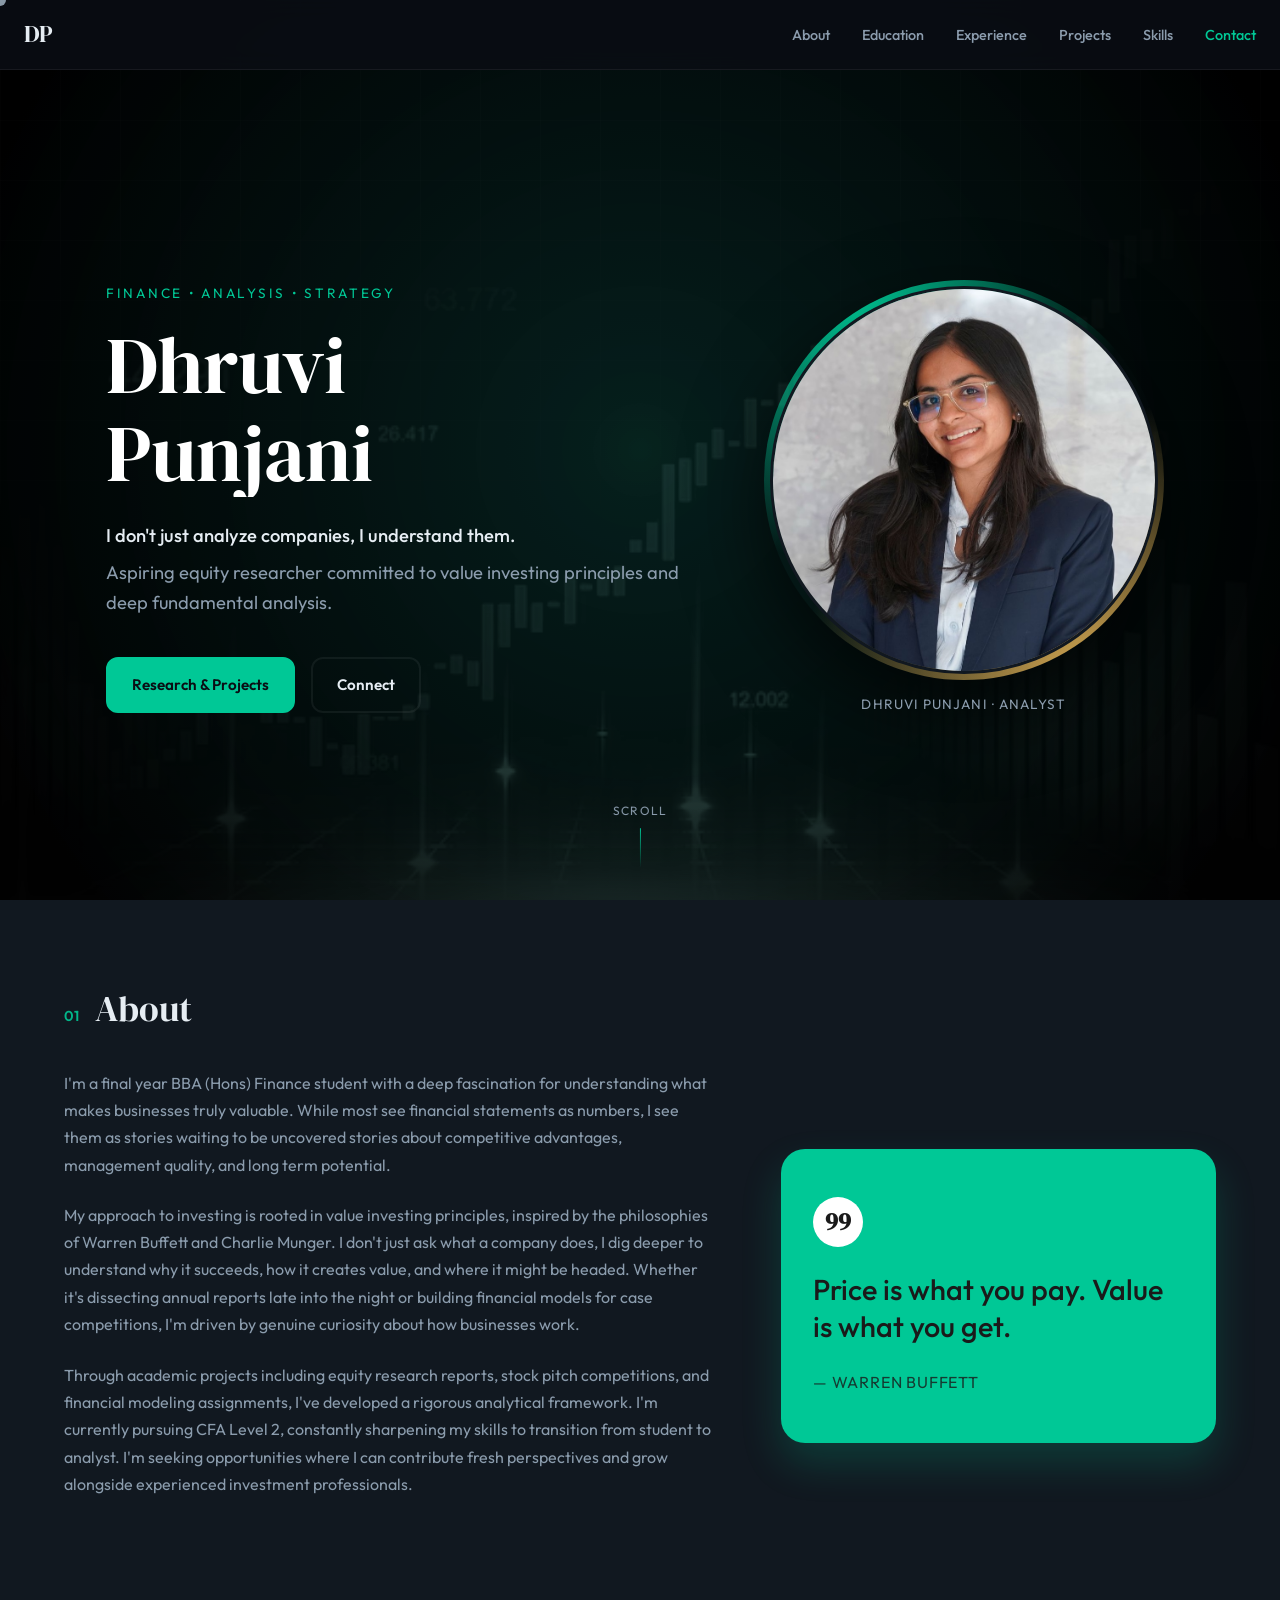
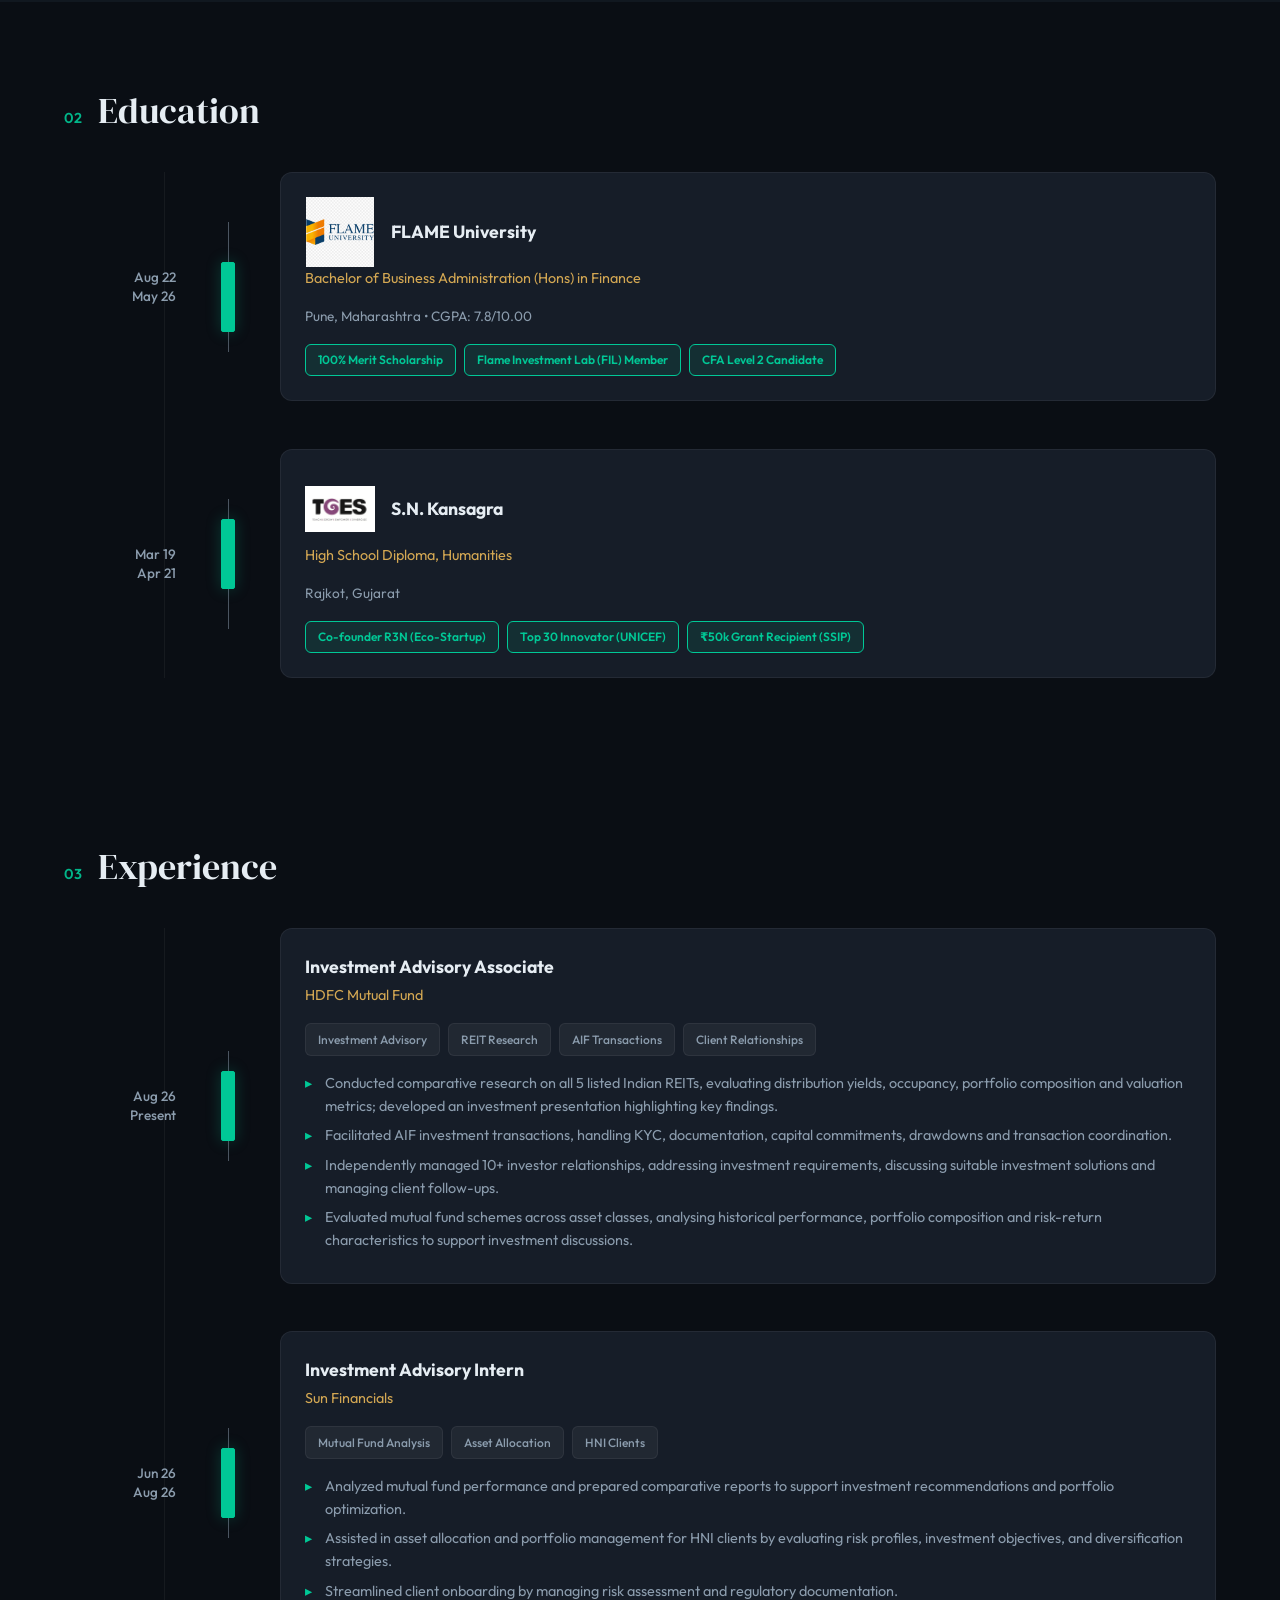
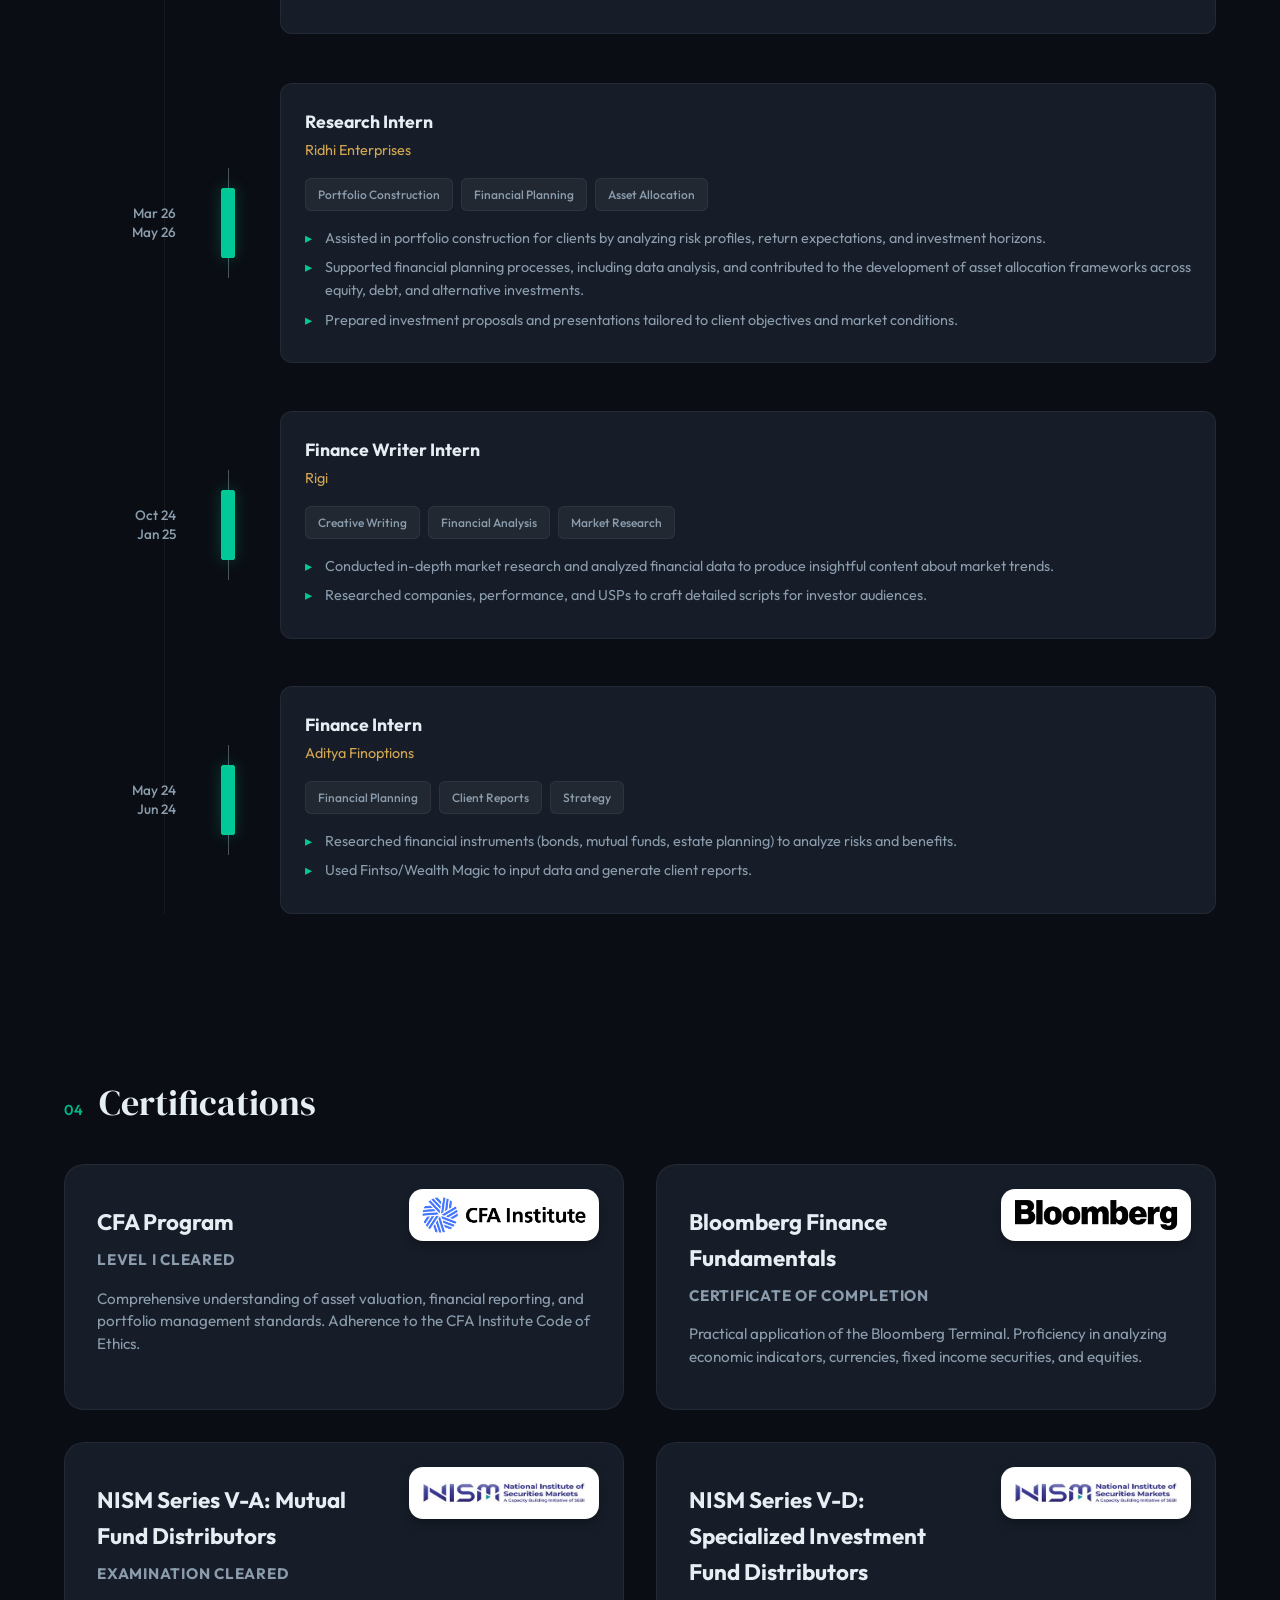
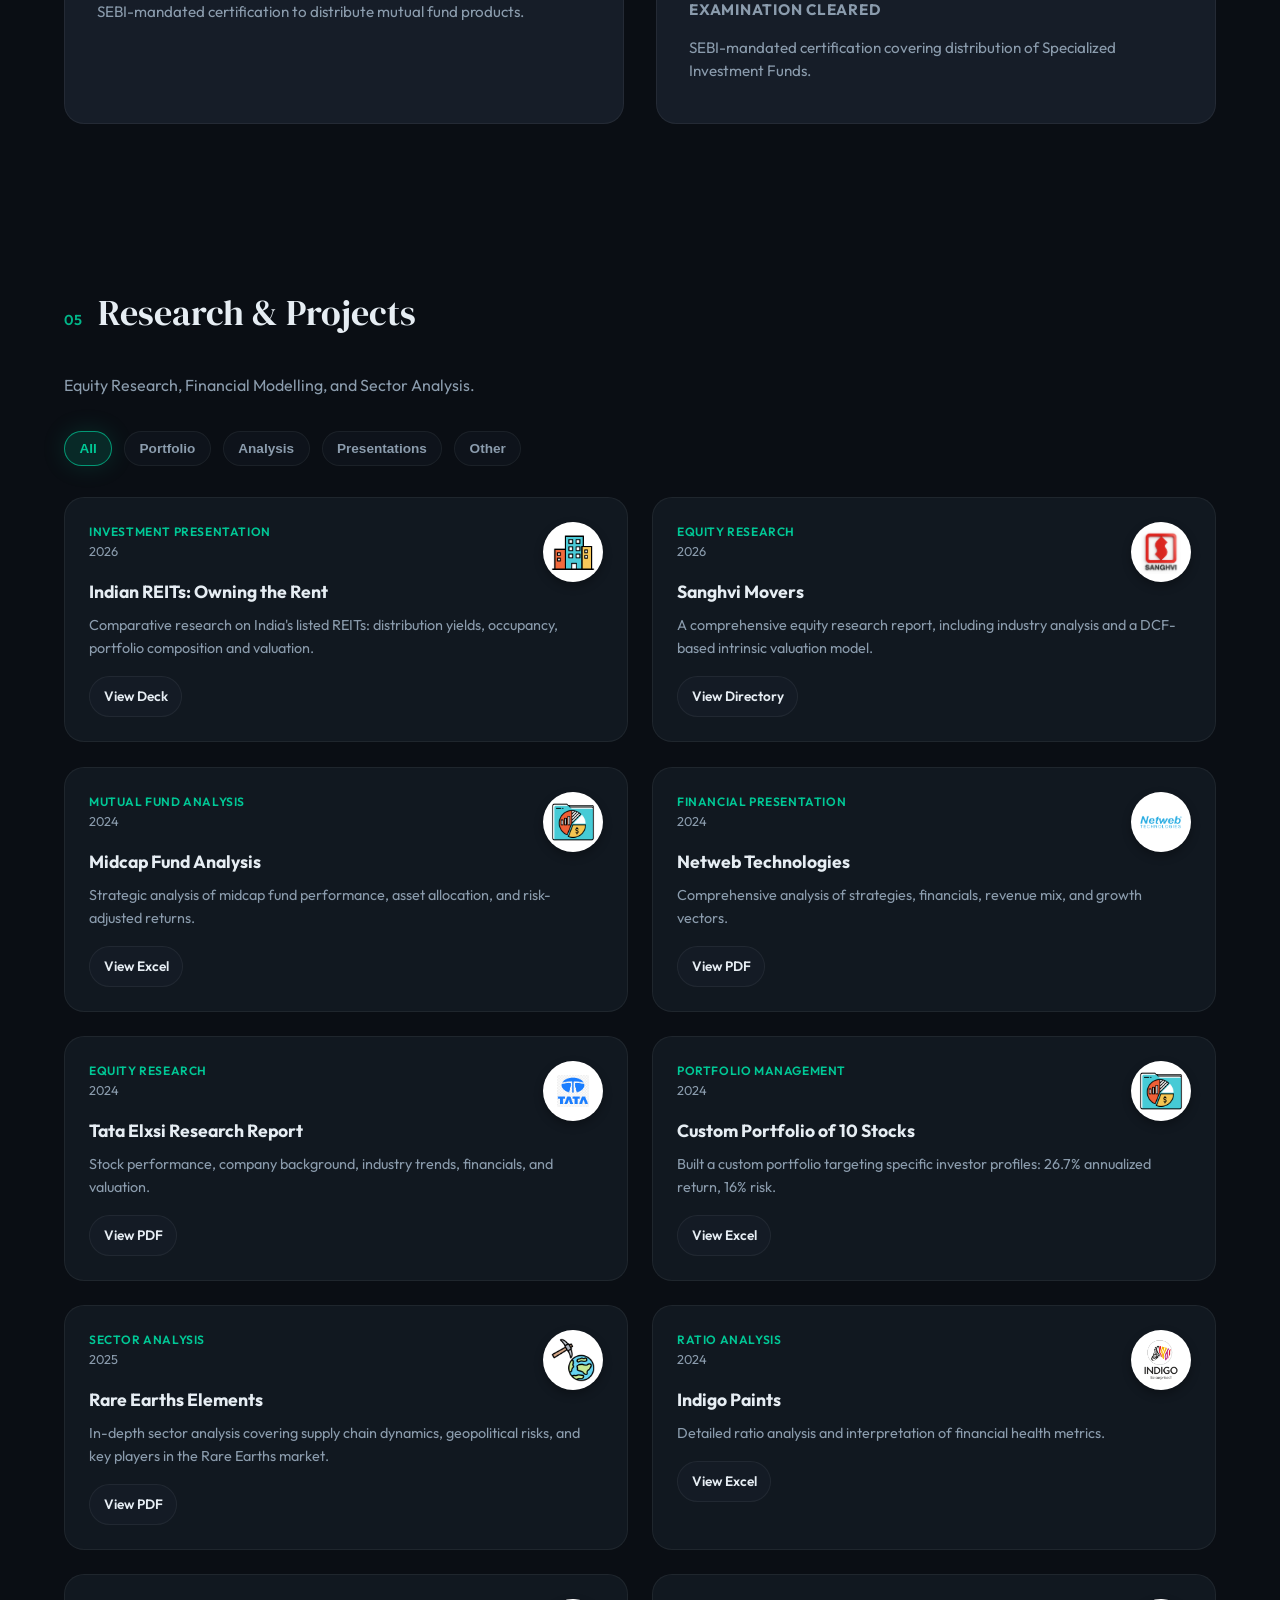
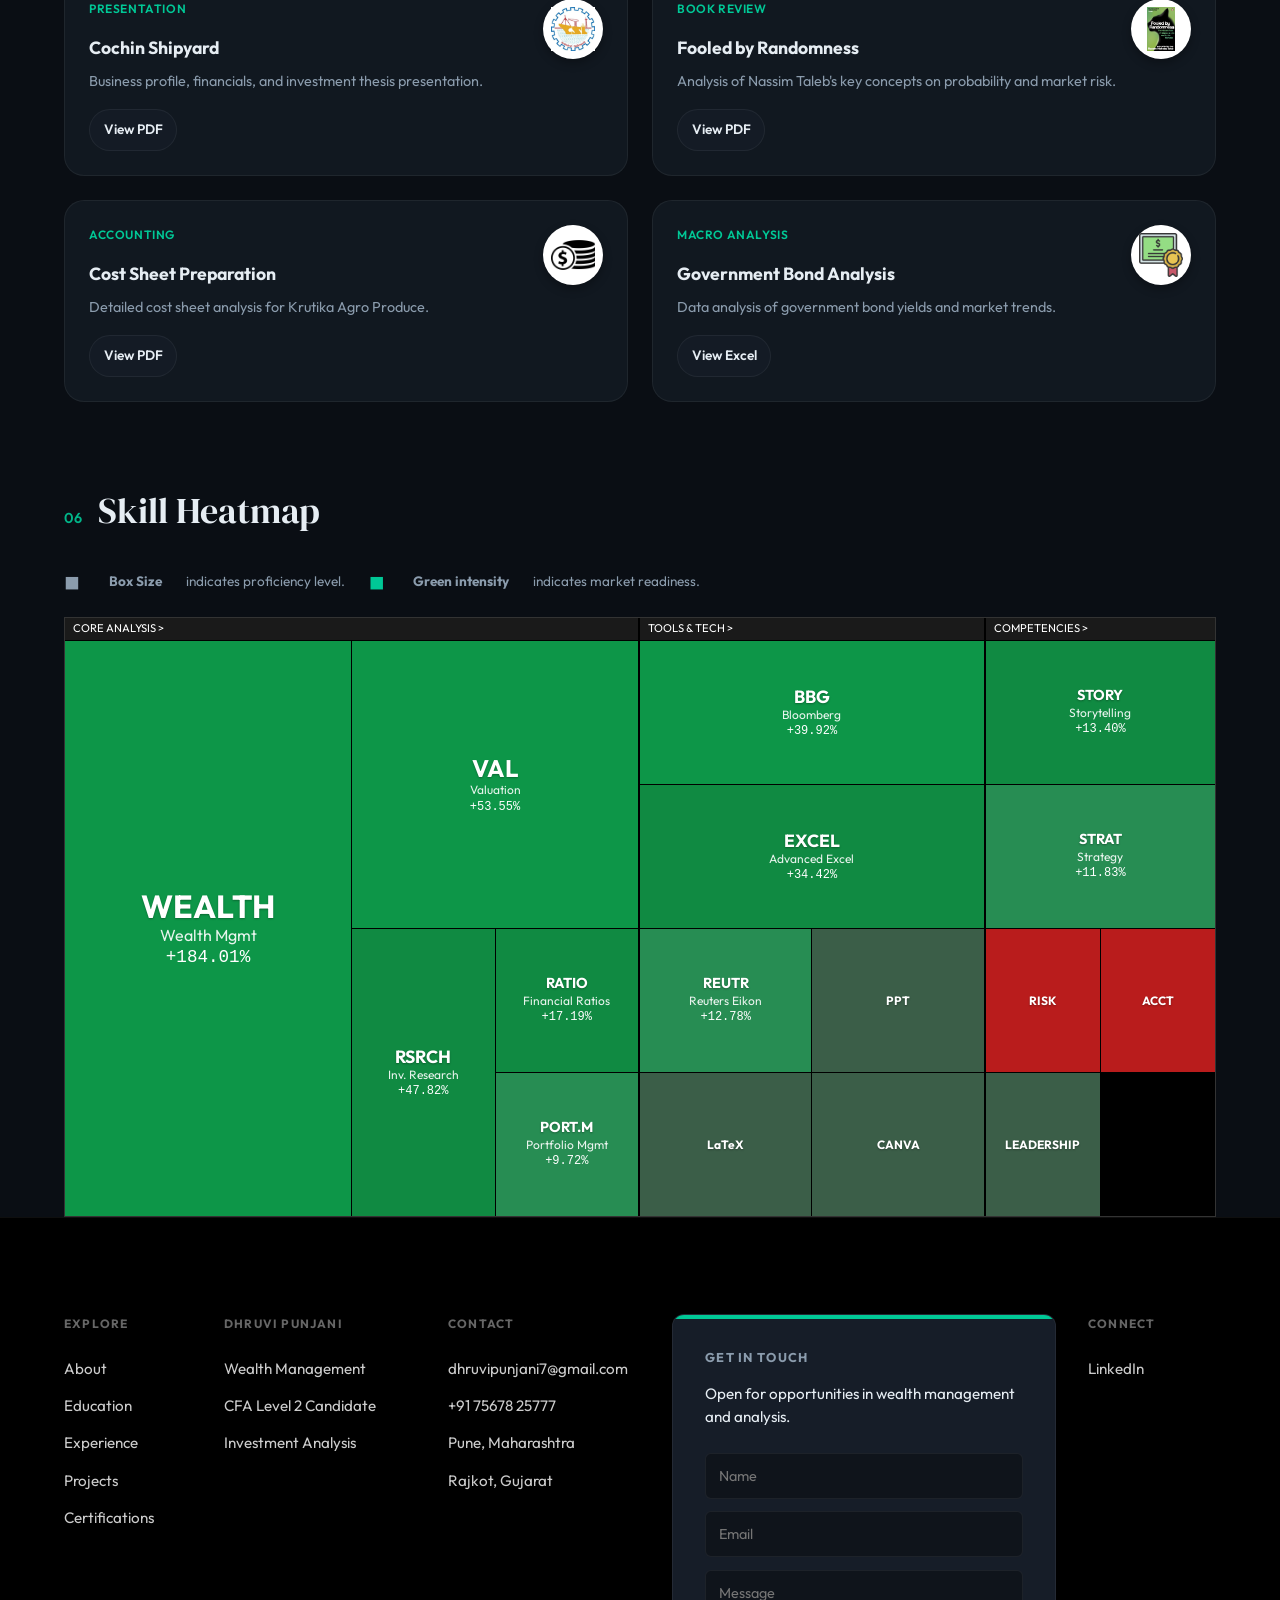
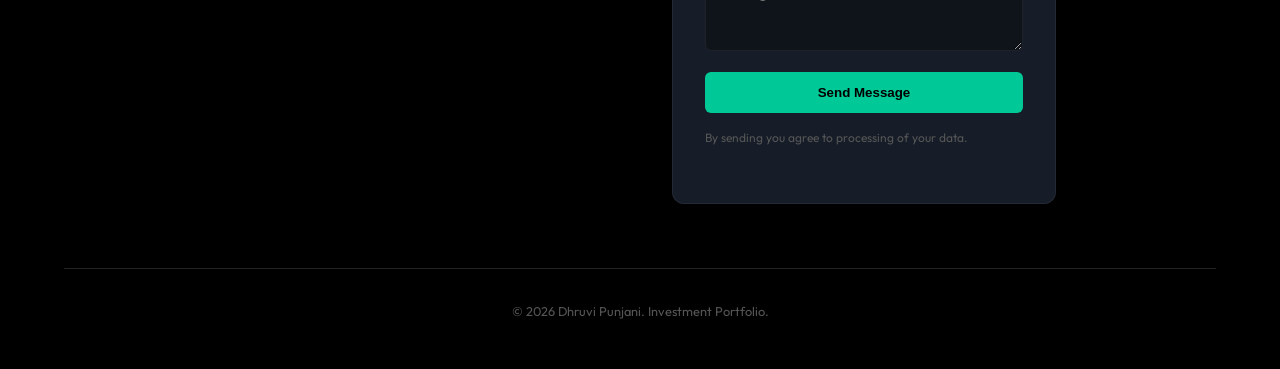
<file: index.html>
<!DOCTYPE html>
<html lang="en">
<head>
  <meta charset="UTF-8" />
  <meta name="viewport" content="width=device-width, initial-scale=1.0" />
  <title>Dhruvi Punjani | Investment Analyst</title>
  <link rel="preconnect" href="https://fonts.googleapis.com" />
  <link rel="preconnect" href="https://fonts.gstatic.com" crossorigin />
  <link href="https://fonts.googleapis.com/css2?family=DM+Serif+Display&family=Outfit:wght@300;400;500;600;700&display=swap" rel="stylesheet" />
  <link rel="stylesheet" href="styles.css" />
</head>
<body>
  <div class="cursor-glow" aria-hidden="true"></div>
  <div class="cursor-ball" aria-hidden="true"></div>
  
  <nav class="nav" id="nav">
    <a href="#hero" class="nav-logo">DP</a>
    <ul class="nav-links">
      <li><a href="#about">About</a></li>
      <li><a href="#education">Education</a></li>
      <li><a href="#experience">Experience</a></li>
      <li><a href="#projects">Projects</a></li>
      <li><a href="#skills">Skills</a></li>
      <li><a href="#contact" class="nav-cta">Contact</a></li>
    </ul>
    <button class="nav-toggle" aria-label="Toggle menu">
      <span></span><span></span><span></span>
    </button>
  </nav>

  <main>
    <section class="hero" id="hero">
      <div class="hero-bg">
        <img src="assets/stock-market-forex-trading-graph_73426-259.avif" alt="Market Background" class="hero-bg-img">
        <div class="hero-overlay"></div>
        <div class="grid-overlay"></div>
      </div>
      
      <div class="container hero-inner">
        <div class="hero-content">
          <p class="hero-label reveal-up">Finance • Analysis • Strategy</p>
          <h1 class="hero-title">
            <span class="line reveal-up delay-100">Dhruvi</span>
            <span class="line reveal-up delay-200">Punjani</span>
          </h1>
          
          <div class="hero-text-block reveal-up delay-300">
            <p>I don't just analyze companies, I understand them.</p>
            <p>Aspiring equity researcher committed to value investing principles and deep fundamental analysis.</p>
          </div>
          
          <div class="hero-actions reveal-up delay-400">
            <a href="#projects" class="btn btn-primary">Research & Projects</a>
            <a href="#contact" class="btn btn-outline">Connect</a>
          </div>
        </div>

        <aside class="hero-photo reveal-scale delay-200" aria-label="Portrait of Dhruvi Punjani">
          <div class="hero-photo-frame">
            <img src="assets/dhruvi-photo.jpeg" alt="Dhruvi Punjani" loading="lazy" />
          </div>
          <p class="hero-photo-caption">Dhruvi Punjani · Analyst</p>
        </aside>
      </div>
      <div class="scroll-hint reveal-fade delay-500">
        <span>Scroll</span>
        <div class="scroll-line"></div>
      </div>
    </section>

    <section class="about" id="about">
      <div class="container">
        <h2 class="section-title reveal-up"><span class="section-num">01</span> About</h2>
        <div class="about-grid">
          <div class="about-text">
            <p class="reveal-up delay-100">I'm a final year BBA (Hons) Finance student with a deep fascination for understanding what makes businesses truly valuable. While most see financial statements as numbers, I see them as stories waiting to be uncovered stories about competitive advantages, management quality, and long term potential.</p>
            <p class="reveal-up delay-200">My approach to investing is rooted in value investing principles, inspired by the philosophies of Warren Buffett and Charlie Munger. I don't just ask what a company does, I dig deeper to understand why it succeeds, how it creates value, and where it might be headed. Whether it's dissecting annual reports late into the night or building financial models for case competitions, I'm driven by genuine curiosity about how businesses work.</p>
            <p class="reveal-up delay-300">Through academic projects including equity research reports, stock pitch competitions, and financial modeling assignments, I've developed a rigorous analytical framework. I'm currently pursuing CFA Level 2, constantly sharpening my skills to transition from student to analyst. I'm seeking opportunities where I can contribute fresh perspectives and grow alongside experienced investment professionals.</p>
          </div>
          
          <div class="quote-container reveal-blur delay-400">
            <div class="quote-card">
              <div class="quote-icon">99</div>
              <p class="quote-text">Price is what you pay. Value is what you get.</p>
              <div class="quote-author">— Warren Buffett</div>
            </div>
          </div>
        </div>
      </div>
    </section>

    <section class="education" id="education">
      <div class="container">
        <h2 class="section-title reveal-up"><span class="section-num">02</span> Education</h2>
        
        <div class="candle-timeline">
          <div class="candle-item reveal-left delay-100">
            <div class="candle-date">Aug 22<br>May 26</div>
            <div class="candle-visual">
              <div class="candle-wick top-long"></div>
              <div class="candle-body bullish-lg"></div>
              <div class="candle-wick bottom"></div>
            </div>
            <div class="candle-content">
              <div class="edu-header-inline">
                <div class="edu-logo-holder">
                  <img src="assets/flame-logo.png" alt="FLAME Logo" loading="lazy">
                </div>
                <h3>FLAME University</h3>
              </div>
              <p class="company">Bachelor of Business Administration (Hons) in Finance</p>
              <p class="edu-meta">Pune, Maharashtra • CGPA: 7.8/10.00</p>
              
              <div class="edu-tags-green">
                <span>100% Merit Scholarship</span>
                <span>Flame Investment Lab (FIL) Member</span>
                <span>CFA Level 2 Candidate</span>
              </div>
            </div>
          </div>

          <div class="candle-item reveal-left delay-200">
            <div class="candle-date">Mar 19<br>Apr 21</div>
            <div class="candle-visual">
              <div class="candle-wick top"></div>
              <div class="candle-body bullish-lg"></div>
              <div class="candle-wick bottom-long"></div>
            </div>
            <div class="candle-content">
              <div class="edu-header-inline">
                <div class="edu-logo-holder">
                  <img src="assets/snk-logo.png" alt="SNK Logo" loading="lazy">
                </div>
                <h3>S.N. Kansagra</h3>
              </div>
              <p class="company">High School Diploma, Humanities</p>
              <p class="edu-meta">Rajkot, Gujarat</p>
              
              <div class="edu-tags-green">
                <span>Co-founder R3N (Eco-Startup)</span>
                <span>Top 30 Innovator (UNICEF)</span>
                <span>₹50k Grant Recipient (SSIP)</span>
              </div>
            </div>
          </div>
        </div>
      </div>
    </section>

    <section class="experience" id="experience">
      <div class="container">
        <h2 class="section-title reveal-up"><span class="section-num">03</span> Experience</h2>
        
        <div class="candle-timeline">
          <div class="candle-item reveal-right delay-100">
            <div class="candle-date">Aug 26<br>Present</div>
            <div class="candle-visual">
              <div class="candle-wick top"></div>
              <div class="candle-body bullish-lg"></div>
              <div class="candle-wick bottom"></div>
            </div>
            <div class="candle-content">
              <h3>Investment Advisory Associate</h3>
              <p class="company">HDFC Mutual Fund</p>
              <div class="exp-tags">
                <span>Investment Advisory</span>
                <span>REIT Research</span>
                <span>AIF Transactions</span>
                <span>Client Relationships</span>
              </div>
              <ul>
                <li>Conducted comparative research on all 5 listed Indian REITs, evaluating distribution yields, occupancy, portfolio composition and valuation metrics; developed an investment presentation highlighting key findings.</li>
                <li>Facilitated AIF investment transactions, handling KYC, documentation, capital commitments, drawdowns and transaction coordination.</li>
                <li>Independently managed 10+ investor relationships, addressing investment requirements, discussing suitable investment solutions and managing client follow-ups.</li>
                <li>Evaluated mutual fund schemes across asset classes, analysing historical performance, portfolio composition and risk-return characteristics to support investment discussions.</li>
              </ul>
            </div>
          </div>

          <div class="candle-item reveal-right delay-100">
            <div class="candle-date">Jun 26<br>Aug 26</div>
            <div class="candle-visual">
              <div class="candle-wick top"></div>
              <div class="candle-body bullish-lg"></div>
              <div class="candle-wick bottom"></div>
            </div>
            <div class="candle-content">
              <h3>Investment Advisory Intern</h3>
              <p class="company">Sun Financials</p>
              <div class="exp-tags">
                <span>Mutual Fund Analysis</span>
                <span>Asset Allocation</span>
                <span>HNI Clients</span>
              </div>
              <ul>
                <li>Analyzed mutual fund performance and prepared comparative reports to support investment recommendations and portfolio optimization.</li>
                <li>Assisted in asset allocation and portfolio management for HNI clients by evaluating risk profiles, investment objectives, and diversification strategies.</li>
                <li>Streamlined client onboarding by managing risk assessment and regulatory documentation.</li>
              </ul>
            </div>
          </div>

          <div class="candle-item reveal-right delay-100">
            <div class="candle-date">Mar 26<br>May 26</div>
            <div class="candle-visual">
              <div class="candle-wick top"></div>
              <div class="candle-body bullish-lg"></div>
              <div class="candle-wick bottom"></div>
            </div>
            <div class="candle-content">
              <h3>Research Intern</h3>
              <p class="company">Ridhi Enterprises</p>
              <div class="exp-tags">
                <span>Portfolio Construction</span>
                <span>Financial Planning</span>
                <span>Asset Allocation</span>
              </div>
              <ul>
                <li>Assisted in portfolio construction for clients by analyzing risk profiles, return expectations, and investment horizons.</li>
                <li>Supported financial planning processes, including data analysis, and contributed to the development of asset allocation frameworks across equity, debt, and alternative investments.</li>
                <li>Prepared investment proposals and presentations tailored to client objectives and market conditions.</li>
              </ul>
            </div>
          </div>

          <div class="candle-item reveal-right delay-100">
            <div class="candle-date">Oct 24<br>Jan 25</div>
            <div class="candle-visual">
              <div class="candle-wick top"></div>
              <div class="candle-body bullish-lg"></div>
              <div class="candle-wick bottom"></div>
            </div>
            <div class="candle-content">
              <h3>Finance Writer Intern</h3>
              <p class="company">Rigi</p>
              <div class="exp-tags">
                <span>Creative Writing</span>
                <span>Financial Analysis</span>
                <span>Market Research</span>
              </div>
              <ul>
                <li>Conducted in-depth market research and analyzed financial data to produce insightful content about market trends.</li>
                <li>Researched companies, performance, and USPs to craft detailed scripts for investor audiences.</li>
              </ul>
            </div>
          </div>

          <div class="candle-item reveal-right delay-200">
            <div class="candle-date">May 24<br>Jun 24</div>
            <div class="candle-visual">
              <div class="candle-wick top"></div>
              <div class="candle-body bullish-lg"></div>
              <div class="candle-wick bottom"></div>
            </div>
            <div class="candle-content">
              <h3>Finance Intern</h3>
              <p class="company">Aditya Finoptions</p>
              <div class="exp-tags">
                <span>Financial Planning</span>
                <span>Client Reports</span>
                <span>Strategy</span>
              </div>
              <ul>
                <li>Researched financial instruments (bonds, mutual funds, estate planning) to analyze risks and benefits.</li>
                <li>Used Fintso/Wealth Magic to input data and generate client reports.</li>
              </ul>
            </div>
          </div>
        </div>
      </div>
    </section>
    
    <section class="certifications" id="certifications">
      <div class="container">
        <h2 class="section-title reveal-up"><span class="section-num">04</span> Certifications</h2>
        
        <div class="cert-normal-grid">
          
          <a href="assets/reports/CFA_Level1.pdf" target="_blank" rel="noopener" class="cert-card-normal cert-card-wide reveal-scale delay-100">
            <div class="cert-logo-circle cert-logo-wide">
              <img src="assets/cfa-logo-wide.png" alt="CFA Institute" loading="lazy">
            </div>
            <h3>CFA Program</h3>
            <p class="cert-subtitle">Level I Cleared</p>
            <p>Comprehensive understanding of asset valuation, financial reporting, and portfolio management standards. Adherence to the CFA Institute Code of Ethics.</p>
          </a>

          <a href="assets/reports/Bloomberg_Certificate.pdf" target="_blank" rel="noopener" class="cert-card-normal cert-card-wide reveal-scale delay-200">
            <div class="cert-logo-circle cert-logo-wide">
              <img src="assets/bloomberg-logo-wide.png" alt="Bloomberg" loading="lazy">
            </div>
            <h3>Bloomberg Finance Fundamentals</h3>
            <p class="cert-subtitle">Certificate of Completion</p>
            <p>Practical application of the Bloomberg Terminal. Proficiency in analyzing economic indicators, currencies, fixed income securities, and equities.</p>
          </a>

          <a href="assets/reports/NISM_V-A_Mutual_Fund_Distributors.pdf" target="_blank" rel="noopener" class="cert-card-normal cert-card-wide reveal-scale delay-300">
            <div class="cert-logo-circle cert-logo-wide">
              <img src="assets/nism-logo.png" alt="NISM - National Institute of Securities Markets" loading="lazy">
            </div>
            <h3>NISM Series V-A: Mutual Fund Distributors</h3>
            <p class="cert-subtitle">Examination Cleared</p>
            <p>SEBI-mandated certification to distribute mutual fund products.</p>
          </a>

          <a href="assets/reports/NISM_V-D_Specialized_Investment_Fund_Distributors.pdf" target="_blank" rel="noopener" class="cert-card-normal cert-card-wide reveal-scale delay-400">
            <div class="cert-logo-circle cert-logo-wide">
              <img src="assets/nism-logo.png" alt="NISM - National Institute of Securities Markets" loading="lazy">
            </div>
            <h3>NISM Series V-D: Specialized Investment Fund Distributors</h3>
            <p class="cert-subtitle">Examination Cleared</p>
            <p>SEBI-mandated certification covering distribution of Specialized Investment Funds.</p>
          </a>

        </div>
      </div>
    </section>

    <section class="projects" id="projects">
      <div class="container">
        <h2 class="section-title reveal-up"><span class="section-num">05</span> Research & Projects</h2>
        <p class="section-sub reveal-up delay-100">Equity Research, Financial Modelling, and Sector Analysis.</p>

        <div class="project-filters reveal-fade delay-200" role="tablist" aria-label="Filter projects">
          <button class="filter-btn active" type="button" data-filter="all">All</button>
          <button class="filter-btn" type="button" data-filter="portfolio">Portfolio</button>
          <button class="filter-btn" type="button" data-filter="analysis">Analysis</button>
          <button class="filter-btn" type="button" data-filter="presentations">Presentations</button>
          <button class="filter-btn" type="button" data-filter="other">Other</button>
        </div>

        <div class="projects-grid">

          <article class="project-card reveal-scale delay-100" data-category="presentations">
            <div class="project-header">
              <div class="project-info">
                <span class="project-cat">Investment Presentation</span>
                <span class="project-year">2026</span>
              </div>
              <div class="project-logo-circle">
                <img src="assets/reit-icon.png" alt="REITs" class="project-logo-img">
              </div>
            </div>
            <h3>Indian REITs: Owning the Rent</h3>
            <p>Comparative research on India's listed REITs: distribution yields, occupancy, portfolio composition and valuation.</p>
            <div class="project-actions">
              <a class="btn btn-chip" href="assets/reports/Indian_REITs_Deck.html" target="_blank" rel="noopener">View Deck</a>
            </div>
          </article>

          <article class="project-card reveal-scale delay-100" data-category="analysis">
            <div class="project-header">
              <div class="project-info">
                <span class="project-cat">Equity Research</span>
                <span class="project-year">2026</span>
              </div>
              <div class="project-logo-circle">
                <img src="assets/sanghvi-movers-logo.jpg" alt="Sanghvi" class="project-logo-img">
              </div>
            </div>
            <h3>Sanghvi Movers</h3>
            <p>A comprehensive equity research report, including industry analysis and a DCF-based intrinsic valuation model.</p>
            <div class="project-actions">
              <a class="btn btn-chip" href="https://drive.google.com/drive/folders/11ZWH0EN2TUfyTmMRQ_2Rle5Jkxa4a_1S?usp=sharing" target="_blank">View Directory</a>
            </div>
          </article>

          <article class="project-card reveal-scale delay-100" data-category="portfolio">
            <div class="project-header">
              <div class="project-info">
                <span class="project-cat">Mutual Fund Analysis</span>
                <span class="project-year">2024</span>
              </div>
              <div class="project-logo-circle">
                <img src="assets/portfolio-icon.png" alt="Portfolio" class="project-logo-img">
              </div>
            </div>
            <h3>Midcap Fund Analysis</h3>
            <p>Strategic analysis of midcap fund performance, asset allocation, and risk-adjusted returns.</p>
            <div class="project-actions">
              <a class="btn btn-chip" href="https://docs.google.com/spreadsheets/d/1lREcaVVLu3kbhWnSnVfq0tKMFte86uyy/edit?usp=sharing&ouid=103644806542517686948&rtpof=true&sd=true" target="_blank" rel="noopener">View Excel</a>
            </div>
          </article>

          <article class="project-card reveal-scale delay-200" data-category="presentations">
            <div class="project-header">
              <div class="project-info">
                <span class="project-cat">Financial Presentation</span>
                <span class="project-year">2024</span>
              </div>
              <div class="project-logo-circle">
                <img src="assets/netweb-logo.png" alt="Netweb" class="project-logo-img">
              </div>
            </div>
            <h3>Netweb Technologies</h3>
            <p>Comprehensive analysis of strategies, financials, revenue mix, and growth vectors.</p>
            <div class="project-actions">
              <a class="btn btn-chip" href="assets/reports/Netweb_Technologies_Presentation.pdf" target="_blank">View PDF</a>
            </div>
          </article>

          <article class="project-card reveal-scale delay-100" data-category="analysis">
            <div class="project-header">
              <div class="project-info">
                <span class="project-cat">Equity Research</span>
                <span class="project-year">2024</span>
              </div>
              <div class="project-logo-circle">
                <img src="assets/tata-logo.png" alt="Tata" class="project-logo-img" style="object-fit: contain; padding: 6px;">
              </div>
            </div>
            <h3>Tata Elxsi Research Report</h3>
            <p>Stock performance, company background, industry trends, financials, and valuation.</p>
            <div class="project-actions">
              <a class="btn btn-chip" href="assets/reports/Tata_Elxsi_Research_Report.pdf" target="_blank">View PDF</a>
            </div>
          </article>

          <article class="project-card reveal-scale delay-200" data-category="portfolio">
            <div class="project-header">
              <div class="project-info">
                <span class="project-cat">Portfolio Management</span>
                <span class="project-year">2024</span>
              </div>
              <div class="project-logo-circle">
                <img src="assets/portfolio-icon.png" alt="Portfolio" class="project-logo-img">
              </div>
            </div>
            <h3>Custom Portfolio of 10 Stocks</h3>
            <p>Built a custom portfolio targeting specific investor profiles: 26.7% annualized return, 16% risk.</p>
            <div class="project-actions">
              <a class="btn btn-chip" href="https://docs.google.com/spreadsheets/d/1MUAa1AyVKERxh0hztmFyvf7R6VhgqHho/edit?usp=sharing&ouid=103644806542517686948&rtpof=true&sd=true" target="_blank" rel="noopener">View Excel</a>
            </div>
          </article>

          <article class="project-card reveal-scale delay-100" data-category="analysis">
            <div class="project-header">
              <div class="project-info">
                <span class="project-cat">Sector Analysis</span>
                <span class="project-year">2025</span>
              </div>
              <div class="project-logo-circle">
                <img src="assets/rare-earths-icon.png" alt="Rare Earths" class="project-logo-img">
              </div>
            </div>
            <h3>Rare Earths Elements</h3>
            <p>In-depth sector analysis covering supply chain dynamics, geopolitical risks, and key players in the Rare Earths market.</p>
            <div class="project-actions">
              <a class="btn btn-chip" href="assets/reports/Rare_Earths_Analysis.pdf" target="_blank">View PDF</a>
            </div>
          </article>

          <article class="project-card reveal-scale delay-200" data-category="analysis">
            <div class="project-header">
              <div class="project-info">
                <span class="project-cat">Ratio Analysis</span>
                <span class="project-year">2024</span>
              </div>
              <div class="project-logo-circle">
                <img src="assets/indigo-logo.png" alt="Indigo" class="project-logo-img">
              </div>
            </div>
            <h3>Indigo Paints</h3>
            <p>Detailed ratio analysis and interpretation of financial health metrics.</p>
            <div class="project-actions">
              <a class="btn btn-chip" href="https://docs.google.com/spreadsheets/d/1afok2eqTZmls78vhA3ux7NBnHCVOZgYomewI-fXpD00/edit?usp=sharing" target="_blank" rel="noopener">View Excel</a>
            </div>
          </article>

          <article class="project-card reveal-scale delay-100" data-category="presentations">
            <div class="project-header">
              <div class="project-info">
                <span class="project-cat">Presentation</span>
              </div>
              <div class="project-logo-circle">
                <img src="assets/cochin-logo.png" alt="Cochin" class="project-logo-img">
              </div>
            </div>
            <h3>Cochin Shipyard</h3>
            <p>Business profile, financials, and investment thesis presentation.</p>
            <div class="project-actions">
              <a class="btn btn-chip" href="assets/reports/Cochin_Shipyard.pdf" target="_blank">View PDF</a>
            </div>
          </article>

          <article class="project-card reveal-scale delay-200" data-category="presentations">
            <div class="project-header">
              <div class="project-info">
                <span class="project-cat">Book Review</span>
              </div>
              <div class="project-logo-circle">
                <img src="assets/book-icon.png" alt="Book" class="project-logo-img">
              </div>
            </div>
            <h3>Fooled by Randomness</h3>
            <p>Analysis of Nassim Taleb's key concepts on probability and market risk.</p>
            <div class="project-actions">
              <a class="btn btn-chip" href="assets/reports/Fooled_by_Randomness.pdf" target="_blank">View PDF</a>
            </div>
          </article>

          <article class="project-card reveal-scale delay-100" data-category="other">
            <div class="project-header">
              <div class="project-info">
                <span class="project-cat">Accounting</span>
              </div>
              <div class="project-logo-circle">
                <img src="assets/cost-icon.png" alt="Cost" class="project-logo-img">
              </div>
            </div>
            <h3>Cost Sheet Preparation</h3>
            <p>Detailed cost sheet analysis for Krutika Agro Produce.</p>
            <div class="project-actions">
              <a class="btn btn-chip" href="assets/reports/Cost_Sheet.pdf" target="_blank">View PDF</a>
            </div>
          </article>

          <article class="project-card reveal-scale delay-200" data-category="other">
            <div class="project-header">
              <div class="project-info">
                <span class="project-cat">Macro Analysis</span>
              </div>
              <div class="project-logo-circle">
                <img src="assets/bond-icon.png" alt="Bond" class="project-logo-img">
              </div>
            </div>
            <h3>Government Bond Analysis</h3>
            <p>Data analysis of government bond yields and market trends.</p>
            <div class="project-actions">
              <a class="btn btn-chip" href="https://docs.google.com/spreadsheets/d/1k-428kLKNv0OCfzagT_Jo34Ksg39KDAT00WFEFPn9cU/edit?usp=sharing" target="_blank" rel="noopener">View Excel</a>
            </div>
          </article>

        </div>
      </div>
    </section>

    <section id="skills" class="section">
      <div class="container">
        <h2 class="section-title reveal-up"><span class="section-num">06</span> Skill Heatmap</h2>
        <p class="heatmap-legend-text reveal-up delay-100">
          <span class="legend-icon size">◼</span> <strong>Box Size</strong> indicates proficiency level. 
          <span class="legend-icon color">◼</span> <strong>Green intensity</strong> indicates market readiness.
        </p>
        <div class="heatmap-wrapper reveal-scale delay-200">
          <div class="hm-sector sector-core">
            <span class="sector-label">Core Analysis &gt;</span>
            <div class="hm-grid core-grid">
              <div class="hm-block size-giant bullish-strong">
                <div class="hm-content">
                  <span class="hm-ticker">WEALTH</span>
                  <span class="hm-name">Wealth Mgmt</span>
                  <span class="hm-pct">+184.01%</span>
                </div>
              </div>
              <div class="hm-block size-xl bullish-strong">
                <div class="hm-content">
                  <span class="hm-ticker">VAL</span>
                  <span class="hm-name">Valuation</span>
                  <span class="hm-pct">+53.55%</span>
                </div>
              </div>
              <div class="hm-block size-lg bullish">
                <div class="hm-content">
                  <span class="hm-ticker">RSRCH</span>
                  <span class="hm-name">Inv. Research</span>
                  <span class="hm-pct">+47.82%</span>
                </div>
              </div>
              <div class="hm-block size-md bullish">
                <div class="hm-content">
                  <span class="hm-ticker">RATIO</span>
                  <span class="hm-name">Financial Ratios</span>
                  <span class="hm-pct">+17.19%</span>
                </div>
              </div>
              <div class="hm-block size-md bullish-mid">
                <div class="hm-content">
                  <span class="hm-ticker">PORT.M</span>
                  <span class="hm-name">Portfolio Mgmt</span>
                  <span class="hm-pct">+9.72%</span>
                </div>
              </div>
            </div>
          </div>

          <div class="hm-sector sector-tools">
            <span class="sector-label">Tools &amp; Tech &gt;</span>
            <div class="hm-grid tools-grid">
              <div class="hm-block size-lg bullish-strong">
                <div class="hm-content">
                  <span class="hm-ticker">BBG</span>
                  <span class="hm-name">Bloomberg</span>
                  <span class="hm-pct">+39.92%</span>
                </div>
              </div>
              <div class="hm-block size-lg bullish">
                <div class="hm-content">
                  <span class="hm-ticker">EXCEL</span>
                  <span class="hm-name">Advanced Excel</span>
                  <span class="hm-pct">+34.42%</span>
                </div>
              </div>
              <div class="hm-block size-md bullish-mid">
                <div class="hm-content">
                  <span class="hm-ticker">REUTR</span>
                  <span class="hm-name">Reuters Eikon</span>
                  <span class="hm-pct">+12.78%</span>
                </div>
              </div>
              <div class="hm-block size-sm bullish-mute"><div class="hm-content"><span class="hm-ticker">PPT</span></div></div>
              <div class="hm-block size-sm bullish-mute"><div class="hm-content"><span class="hm-ticker">LaTeX</span></div></div>
              <div class="hm-block size-sm bullish-mute"><div class="hm-content"><span class="hm-ticker">CANVA</span></div></div>
            </div>
          </div>

          <div class="hm-sector sector-soft">
            <span class="sector-label">Competencies &gt;</span>
            <div class="hm-grid soft-grid">
              <div class="hm-block size-md bullish">
                <div class="hm-content">
                  <span class="hm-ticker">STORY</span>
                  <span class="hm-name">Storytelling</span>
                  <span class="hm-pct">+13.40%</span>
                </div>
              </div>
              <div class="hm-block size-md bullish-mid">
                <div class="hm-content">
                  <span class="hm-ticker">STRAT</span>
                  <span class="hm-name">Strategy</span>
                  <span class="hm-pct">+11.83%</span>
                </div>
              </div>
              <div class="hm-block size-sm bearish"><div class="hm-content"><span class="hm-ticker">RISK</span></div></div>
              <div class="hm-block size-sm bearish"><div class="hm-content"><span class="hm-ticker">ACCT</span></div></div>
              <div class="hm-block size-sm bullish-mute"><div class="hm-content"><span class="hm-ticker">LEADERSHIP</span></div></div>
            </div>
          </div>
        </div>
      </div>
    </section>

    <footer class="main-footer" id="contact">
      <div class="container">
        <div class="footer-grid-layout">
          <div class="footer-col">
            <h4 class="footer-heading">EXPLORE</h4>
            <ul class="footer-links">
              <li><a href="#about">About</a></li>
              <li><a href="#education">Education</a></li>
              <li><a href="#experience">Experience</a></li>
              <li><a href="#projects">Projects</a></li>
              <li><a href="#certifications">Certifications</a></li>
            </ul>
          </div>
          <div class="footer-col">
            <h4 class="footer-heading">DHRUVI PUNJANI</h4>
            <ul class="footer-links">
              <li>Wealth Management</li>
              <li>CFA Level 2 Candidate</li>
              <li>Investment Analysis</li>
            </ul>
          </div>
          <div class="footer-col">
            <h4 class="footer-heading">CONTACT</h4>
            <ul class="footer-links">
              <li><a href="mailto:dhruvipunjani7@gmail.com">dhruvipunjani7@gmail.com</a></li>
              <li><a href="tel:+917567825777">+91 75678 25777</a></li>
              <li>Pune, Maharashtra</li>
              <li>Rajkot, Gujarat</li>
            </ul>
          </div>
          
          <div class="footer-form-card">
            <div class="form-overlay"></div>
            <div class="form-content">
              <h5>GET IN TOUCH</h5>
              <p>Open for opportunities in wealth management and analysis.</p>
              
              <form 
                class="contact-form" 
                action="https://formspree.io/f/xdalevoa" 
                method="POST"
              >
                <input type="text" name="name" placeholder="Name" required />
                <input type="email" name="email" placeholder="Email" required />
                <textarea name="message" placeholder="Message" rows="3" required></textarea>
                <button type="submit" class="btn-submit">Send Message</button>
              </form>
              
              <p class="privacy-text">By sending you agree to processing of your data.</p>
            </div>
          </div>

          <div class="footer-col footer-col-right">
            <h4 class="footer-heading">CONNECT</h4>
            <ul class="footer-links">
              <li><a href="https://www.linkedin.com/in/dpunjani" target="_blank" rel="noopener">LinkedIn</a></li>
            </ul>
          </div>
        </div>
        <div class="footer-bottom-bar">
          <span>© 2026 Dhruvi Punjani. Investment Portfolio.</span>
        </div>
      </div>
    </footer>
  </main>

  <div class="modal" id="reportModal" aria-hidden="true" role="dialog" aria-modal="true" aria-label="Report viewer">
    <div class="modal-backdrop" data-modal-close></div>
    <div class="modal-panel" role="document">
      <div class="modal-header">
        <div class="modal-title">Report</div>
        <button class="modal-close" type="button" aria-label="Close" data-modal-close>×</button>
      </div>
      <div class="modal-body">
        <iframe class="modal-frame" title="Report preview" loading="lazy"></iframe>
      </div>
      <div class="modal-footer">
        <a class="btn btn-outline btn-sm" href="#" target="_blank" rel="noopener" data-modal-open-new>Open in new tab</a>
        <a class="btn btn-primary btn-sm" href="#" download data-modal-download>Download</a>
      </div>
    </div>
  </div>
  <div class="toast" id="toast" role="status" aria-live="polite" aria-atomic="true"></div>
  <script src="script.js"></script>
</body>
</html>
</file>
<file: styles.css>
/* ===== Wealth Management Portfolio – Theme ===== */
:root {
  --bg: #0a0e14;
  --bg-card: #111820;
  --bg-elevated: #161d28;
  --text: #e6edf3;
  --text-muted: #8b9cad;
  --accent: #00c896;
  --accent-dim: rgba(0, 200, 150, 0.15);
  --accent-glow: rgba(0, 200, 150, 0.25);
  --gold: #d4a853;
  --gold-dim: rgba(212, 168, 83, 0.2);
  --border: rgba(255, 255, 255, 0.06);
  --font-display: "DM Serif Display", Georgia, serif;
  --font-body: "Outfit", system-ui, sans-serif;
  --radius: 12px;
  --radius-lg: 20px;
  --transition: 0.3s cubic-bezier(0.4, 0, 0.2, 1);
}

*, *::before, *::after { box-sizing: border-box; margin: 0; padding: 0; }
html { scroll-behavior: smooth; cursor: none; }
body { font-family: var(--font-body); background: var(--bg); color: var(--text); line-height: 1.6; overflow-x: hidden; cursor: none; }

a, button, input, textarea, .btn, .hm-block, .cert-card-normal { cursor: none; }

/* ----- Custom Cursor ----- */
.cursor-glow {
  position: fixed; inset: 0; pointer-events: none; z-index: 0;
  background: radial-gradient(800px circle at var(--cx, 50%) var(--cy, 25%), rgba(0, 200, 150, 0.18), transparent 45%),
              radial-gradient(600px circle at calc(var(--cx, 50%) + 14vw) calc(var(--cy, 25%) + 18vh), rgba(212, 168, 83, 0.15), transparent 55%);
  opacity: 1; transition: opacity var(--transition);
}
.cursor-glow.dim { opacity: 0.6; }

.cursor-ball {
  position: fixed; top: 0; left: 0;
  width: 12px; height: 12px;
  background-color: #8b9cad; /* Grey */
  border-radius: 50%;
  pointer-events: none;
  z-index: 9999;
  transform: translate(-50%, -50%);
  mix-blend-mode: exclusion;
  transition: transform 0.1s ease-out;
}

a { color: var(--accent); text-decoration: none; transition: color var(--transition); }
a:hover { color: var(--gold); }
.container { max-width: 1200px; margin: 0 auto; padding: 0 1.5rem; }

/* ----- Nav ----- */
.nav {
  position: fixed; top: 0; left: 0; right: 0; height: 70px;
  display: flex; align-items: center; justify-content: space-between;
  padding: 0 1.5rem;
  background: rgba(10, 14, 20, 0.85); backdrop-filter: blur(12px);
  border-bottom: 1px solid var(--border);
  z-index: 999;
}
.nav-logo { font-family: var(--font-display); font-size: 1.5rem; color: var(--text); letter-spacing: 0.02em; }
.nav-links { display: flex; list-style: none; gap: 2rem; }
.nav-links a { color: var(--text-muted); font-size: 0.9rem; font-weight: 500; cursor: none; }
.nav-links a:hover { color: var(--text); }
.nav-cta { color: var(--accent) !important; }
.nav-toggle { display: none; flex-direction: column; gap: 6px; background: none; border: none; padding: 8px; cursor: none; }
.nav-toggle span { width: 24px; height: 2px; background: var(--text); transition: var(--transition); }

@media (max-width: 800px) {
  .nav-links { position: fixed; top: 70px; left: 0; right: 0; flex-direction: column; padding: 1.5rem; background: var(--bg-elevated); border-bottom: 1px solid var(--border); transform: translateY(-120%); opacity: 0; visibility: hidden; transition: var(--transition); }
  .nav-links.open { transform: translateY(0); opacity: 1; visibility: visible; }
  .nav-toggle { display: flex; }
  body, html, a, button, input { cursor: auto; } 
  .cursor-ball { display: none; }
}

/* ----- Hero ----- */
.hero { position: relative; min-height: 100vh; display: flex; align-items: center; justify-content: center; padding: 10rem 1.5rem 4rem; background-color: var(--bg); }

/* Background Container */
.hero-bg {
  position: absolute; top: 0; left: 0; right: 0; bottom: 0;
  width: 100%; height: 100%; overflow: hidden; z-index: 0;
}

/* Overlay Pattern */
.grid-overlay {
  position: absolute; inset: 0;
  background-image: linear-gradient(var(--border) 1px, transparent 1px), linear-gradient(90deg, var(--border) 1px, transparent 1px);
  background-size: 60px 60px;
  opacity: 0.2;
  mask-image: linear-gradient(to bottom, black 0%, transparent 80%);
  z-index: 2; pointer-events: none;
}

/* 1. IMAGE: VERY DULL & GREYSCALE */
.hero-bg-img {
  position: absolute; top: 0; left: 0; width: 100%; height: 100%;
  object-fit: cover; object-position: center;
  opacity: 0.25; filter: grayscale(100%) contrast(1.1);
  z-index: 0;
}

/* 2. OVERLAY: THE PERFECT BALANCE (0.15) */
.hero-overlay {
  position: absolute;
  top: 0;
  left: 0;
  width: 100%;
  height: 100%;
  
  /* The "0.15" here determines the intensity */
  background: radial-gradient(circle at 50% 50%, rgba(0, 200, 150, 0.15) 0%, rgba(0, 0, 0, 0.95) 90%);
  
  mix-blend-mode: hard-light;
  z-index: 1;
}

.hero-inner { position: relative; display: grid; grid-template-columns: minmax(0, 2fr) minmax(0, 1.4fr); align-items: center; gap: 3rem; z-index: 5; }

.hero-label { font-size: 0.85rem; color: var(--accent); letter-spacing: 0.2em; text-transform: uppercase; margin-bottom: 1rem; }
.hero-title { font-family: var(--font-display); font-size: clamp(3rem, 10vw, 5rem); font-weight: 400; line-height: 1.1; margin-bottom: 1.5rem; overflow: hidden; color: #fff; }
.hero-title .line { display: block; }

/* UNIFIED GRAY TEXT BLOCK */
.hero-text-block {
  color: var(--text-muted); font-size: 1.15rem; line-height: 1.6; max-width: 600px; margin-bottom: 2.5rem;
}
.hero-text-block p:first-child { color: var(--text); font-weight: 500; margin-bottom: 0.5rem; }

.hero-actions { display: flex; flex-wrap: wrap; gap: 1rem; justify-content: flex-start; }

.btn { display: inline-block; padding: 0.85rem 1.5rem; font-family: var(--font-body); font-size: 0.95rem; font-weight: 600; border-radius: var(--radius); transition: var(--transition); }
.btn-primary { background: var(--accent); color: var(--bg); border: 2px solid var(--accent); }
.btn-primary:hover { background: transparent; color: var(--accent); box-shadow: 0 0 24px var(--accent-glow); }
.btn-outline { background: transparent; color: var(--text); border: 2px solid var(--border); }
.btn-outline:hover { border-color: var(--accent); color: var(--accent); }

/* BIG PHOTO */
.hero-photo{ align-self: stretch; display: flex; flex-direction: column; align-items: center; justify-content: center; gap: 0.85rem; }
.hero-photo-frame{ width: 400px; height: 400px; border-radius: 50%; padding: 6px; background: radial-gradient(circle at 20% 0, var(--accent), transparent 55%), radial-gradient(circle at 80% 100%, var(--gold), transparent 55%); box-shadow: 0 30px 80px rgba(0,0,0,0.65); }
.hero-photo-frame img{ width: 100%; height: 100%; border-radius: 50%; object-fit: cover; border: 3px solid var(--bg-card); background: var(--bg-card); }
.hero-photo-caption{ font-size: 0.85rem; color: var(--text-muted); letter-spacing: 0.08em; text-transform: uppercase; }

.scroll-hint { position: absolute; bottom: 2rem; left: 50%; transform: translateX(-50%); display: flex; flex-direction: column; align-items: center; gap: 0.5rem; color: var(--text-muted); font-size: 0.75rem; letter-spacing: 0.1em; text-transform: uppercase; }
.scroll-line { width: 1px; height: 40px; background: linear-gradient(to bottom, var(--accent), transparent); border-radius: 2px; animation: scrollLine 2s ease-in-out infinite; }
@keyframes scrollLine { 0%, 100% { transform: scaleY(1); opacity: 1; } 50% { transform: scaleY(0.5); opacity: 0.5; } }

@media (max-width: 900px){ .hero-photo-frame{ width: 300px; height: 300px; } }
@media (max-width: 700px){ .hero{ padding-top: 7rem; } .hero-inner{ grid-template-columns: 1fr; text-align: center; } .hero-content{ text-align: center; } .hero-actions{ justify-content: center; } .hero-photo{ margin-top: 1rem; } .hero-photo-frame{ width: 250px; height: 250px; } }

/* ----- Common ----- */
.section-title { font-family: var(--font-display); font-size: clamp(1.75rem, 4vw, 2.25rem); font-weight: 400; margin-bottom: 2rem; display: flex; align-items: baseline; gap: 1rem; }
.section-num { font-family: var(--font-body); font-size: 0.9rem; font-weight: 600; color: var(--accent); opacity: 0.9; }
.section-sub { color: var(--text-muted); margin-bottom: 2rem; max-width: 560px; }

/* ----- SCROLL ANIMATIONS ----- */
.reveal-up, .reveal-fade, .reveal-scale, .reveal-blur, .reveal-left, .reveal-right {
  opacity: 0;
  will-change: opacity, transform, filter;
  transition: all 0.8s cubic-bezier(0.2, 0.8, 0.2, 1);
}
.reveal-up { transform: translateY(50px); }
.reveal-up.active { opacity: 1; transform: translateY(0); }
.reveal-fade.active { opacity: 1; }
.reveal-scale { transform: scale(0.9) translateY(30px); }
.reveal-scale.active { opacity: 1; transform: scale(1) translateY(0); }
.reveal-blur { filter: blur(15px); transform: scale(1.05); }
.reveal-blur.active { opacity: 1; filter: blur(0); transform: scale(1); }
.reveal-left { transform: translateX(-40px); }
.reveal-right { transform: translateX(40px); }
.reveal-left.active, .reveal-right.active { opacity: 1; transform: translateX(0); }
.delay-100 { transition-delay: 0.1s; }
.delay-200 { transition-delay: 0.2s; }
.delay-300 { transition-delay: 0.3s; }
.delay-400 { transition-delay: 0.4s; }
.delay-500 { transition-delay: 0.5s; }

/* ----- About ----- */
.about { padding: 5rem 0; background: var(--bg-card); }
.about-grid { display: grid; grid-template-columns: 1.5fr 1fr; gap: 4rem; align-items: center; }
.about-text p { color: var(--text-muted); margin-bottom: 1.5rem; line-height: 1.7; }
.about-lead { font-size: 1.1rem; color: var(--text); }

/* QUOTE BOX (Teal) */
.quote-container { display: flex; justify-content: center; align-items: center; }
.quote-card { background: var(--accent); color: #1a1a1a; padding: 3rem 2rem; border-radius: 1.5rem; position: relative; box-shadow: 0 20px 40px rgba(0, 200, 150, 0.2); width: 100%; }
.quote-icon { background: #fff; color: #1a1a1a; width: 50px; height: 50px; border-radius: 50%; display: flex; align-items: center; justify-content: center; font-family: var(--font-display); font-size: 1.5rem; font-weight: 700; margin-bottom: 1.5rem; }
.quote-text { font-family: var(--font-body); font-size: 1.8rem; font-weight: 500; line-height: 1.3; margin-bottom: 1.5rem; }
.quote-author { font-size: 1rem; font-weight: 400; opacity: 0.8; text-transform: uppercase; letter-spacing: 0.05em; }

@media (max-width: 768px) { .about-grid { grid-template-columns: 1fr; gap: 2rem; } }

/* ----- Experience & Education (Shared Uniform Candlestick) ----- */
.experience, .education { padding: 5rem 0; }
.candle-timeline { display: flex; flex-direction: column; gap: 3rem; position: relative; padding-left: 2rem; }
.candle-timeline::before { content: ''; position: absolute; left: 100px; top: 0; bottom: 0; width: 1px; background: rgba(255,255,255,0.05); z-index: 0; }

.candle-item { display: flex; gap: 2rem; align-items: center; position: relative; z-index: 1; }
.candle-date { width: 80px; text-align: right; font-size: 0.85rem; color: var(--text-muted); line-height: 1.4; font-weight: 500; }
.candle-visual { display: flex; flex-direction: column; align-items: center; width: 40px; }
.candle-wick { width: 1px; height: 20px; background: var(--text-muted); opacity: 0.5; }
.candle-wick.top-long { height: 40px; }
.candle-wick.bottom-long { height: 40px; }

/* Uniform Candle Body */
.candle-body { width: 12px; height: 60px; border-radius: 2px; background: var(--bg-elevated); border: 1px solid var(--text-muted); transition: 0.3s; }
.candle-body.bullish, .candle-body.bullish-lg { height: 70px; width: 14px; background: var(--accent); border-color: var(--accent); box-shadow: 0 0 15px var(--accent-glow); }

.candle-item:hover .candle-body { transform: scaleX(1.3); }

.candle-content { flex: 1; background: var(--bg-elevated); padding: 1.5rem; border-radius: var(--radius); border: 1px solid var(--border); transition: 0.3s; }
.candle-item:hover .candle-content { border-color: var(--accent); transform: translateX(10px); }
.candle-content h3 { font-size: 1.1rem; color: var(--text); margin-bottom: 0.2rem; }
.company { color: var(--gold); font-size: 0.9rem; margin-bottom: 1rem; }
.candle-content ul { list-style: none; margin-top: 1rem; }
.candle-content li { position: relative; padding-left: 1.25rem; font-size: 0.9rem; color: var(--text-muted); margin-bottom: 0.4rem; }
.candle-content li::before { content: "▸"; position: absolute; left: 0; color: var(--accent); }

/* Experience Tags Styling */
.exp-tags { display: flex; flex-wrap: wrap; gap: 0.5rem; margin-bottom: 1rem; }
.exp-tags span { font-size: 0.75rem; padding: 0.35rem 0.75rem; background: rgba(255, 255, 255, 0.05); border: 1px solid var(--border); color: var(--text-muted); border-radius: 6px; font-weight: 500; transition: 0.3s; }
.exp-tags span:hover { border-color: var(--gold); color: var(--gold); }

/* Education Inline Header & Tags */
.edu-header-inline { display: flex; justify-content: flex-start; align-items: center; gap: 1rem; }
.edu-header-inline h3 { margin: 0; }
.edu-meta { font-size: 0.85rem; color: var(--text-muted); margin-bottom: 0.5rem; }
.badge-green { display: inline-block; padding: 0.3rem 0.6rem; font-size: 0.7rem; font-weight: 700; color: #00c896; background: rgba(0, 200, 150, 0.12); border: 1px solid rgba(0, 200, 150, 0.3); border-radius: 6px; letter-spacing: 0.02em; text-transform: uppercase; white-space: nowrap; flex-shrink: 0; }
.edu-tags-green { display: flex; flex-wrap: wrap; gap: 0.5rem; margin-top: 1rem; }
.edu-tags-green span { font-size: 0.75rem; padding: 0.35rem 0.75rem; background: rgba(0, 200, 150, 0.1); color: var(--accent); border: 1px solid var(--accent); border-radius: 6px; font-weight: 600; transition: 0.3s; }
.edu-tags-green span:hover { background: var(--accent); color: #000; }

/* Education LOGOS */
.edu-logo-holder { width: 70px; height: 70px; display: flex; align-items: center; justify-content: center; flex-shrink: 0; }
.edu-logo-holder img { width: 100%; height: 100%; object-fit: contain; }

@media (max-width: 600px) {
  .candle-timeline::before { left: 20px; }
  .candle-timeline { padding-left: 0; gap: 2rem; }
  .candle-item { flex-direction: column; align-items: flex-start; gap: 0.5rem; padding-left: 2rem; }
  .candle-date { text-align: left; width: auto; margin-left: 20px; }
  .candle-visual { position: absolute; left: 0; top: 0; bottom: 0; height: 100%; justify-content: center; }
  .candle-wick { height: 100%; }
}

/* ----- Certifications (Normal Cards) ----- */
.certifications { padding: 5rem 0; }
.cert-normal-grid {
  display: grid;
  grid-template-columns: repeat(auto-fit, minmax(min(100%, 420px), 1fr));
  gap: 2rem;
  margin-top: 2rem;
}

.cert-card-normal {
  display: block;
  background: var(--bg-elevated);
  border: 1px solid var(--border);
  border-radius: var(--radius-lg);
  padding: 2.5rem 2rem;
  text-decoration: none;
  transition: 0.3s ease;
  position: relative;
  overflow: hidden;
}

.cert-card-normal:hover {
  border-color: var(--accent);
  transform: translateY(-5px);
  background: linear-gradient(135deg, var(--bg-elevated) 0%, rgba(0,200,150,0.05) 100%);
  box-shadow: 0 10px 30px rgba(0,0,0,0.3);
}

/* Cert Logo Box (White Circle) */
.cert-logo-circle {
  position: absolute; top: 1.5rem; right: 1.5rem;
  width: 60px; height: 60px;
  background: #fff;
  border-radius: 50%;
  display: flex; align-items: center; justify-content: center;
  box-shadow: 0 4px 10px rgba(0,0,0,0.3);
  padding: 8px;
  z-index: 5;
}
.cert-logo-circle img { width: 100%; height: 100%; object-fit: contain; }

/* Wide logo variant (e.g. NISM) */
.cert-logo-circle.cert-logo-wide { width: 190px; height: 52px; border-radius: 14px; padding: 8px 12px; }
.cert-card-normal.cert-card-wide h3 { padding-right: 210px; }
@media (max-width: 700px) {
  .cert-logo-circle.cert-logo-wide { position: static; margin-bottom: 1.25rem; }
  .cert-card-normal.cert-card-wide h3 { padding-right: 0; }
}

.cert-card-normal h3 { font-size: 1.4rem; color: var(--text); margin-bottom: 0.5rem; padding-right: 80px; }
.cert-subtitle { font-size: 0.85rem; text-transform: uppercase; letter-spacing: 0.05em; color: var(--gold); margin-bottom: 1rem; font-weight: 700; }
.cert-card-normal p { font-size: 0.95rem; color: var(--text-muted); line-height: 1.5; }

/* ----- Projects ----- */
.projects { padding: 5rem 0; }
.project-filters{ display: flex; flex-wrap: wrap; gap: 0.75rem; margin: 1.25rem 0 2rem; }
.filter-btn{ appearance: none; border: 1px solid var(--border); background: rgba(17, 24, 32, 0.6); color: var(--text-muted); font-weight: 600; font-size: 0.85rem; padding: 0.55rem 0.9rem; border-radius: 999px; cursor: none; transition: var(--transition); }
.filter-btn:hover{ border-color: rgba(0, 200, 150, 0.45); color: var(--text); }
.filter-btn.active{ border-color: rgba(0, 200, 150, 0.7); background: var(--accent-dim); color: var(--accent); box-shadow: 0 0 24px var(--accent-dim); }

.projects-grid { display: grid; grid-template-columns: repeat(2, 1fr); gap: 1.5rem; }
.project-card { background: var(--bg-card); border: 1px solid var(--border); border-radius: var(--radius-lg); padding: 1.5rem; transition: var(--transition); position: relative; }
.project-card:hover { border-color: var(--accent); transform: translateY(-4px); box-shadow: 0 12px 40px rgba(0, 0, 0, 0.25); }

.project-header { display: flex; justify-content: space-between; align-items: flex-start; margin-bottom: 1rem; }
.project-info { display: flex; flex-direction: column; }
.project-cat { font-size: 0.75rem; font-weight: 600; color: var(--accent); text-transform: uppercase; letter-spacing: 0.05em; }
.project-year { font-size: 0.8rem; color: var(--text-muted); }

/* Project Logo Box (White Circle Fixed Size) */
.project-logo-circle { 
  width: 60px; height: 60px; 
  background: #fff;
  border-radius: 50%;
  display: flex; align-items: center; justify-content: center; 
  position: absolute; top: 1.5rem; right: 1.5rem; 
  box-shadow: 0 4px 10px rgba(0,0,0,0.3);
  z-index: 5;
  flex-shrink: 0;
  padding: 8px;
}
.project-logo-img { width: 100%; height: 100%; object-fit: contain; }

.project-card h3 { font-size: 1.1rem; margin-bottom: 0.5rem; color: var(--text); padding-right: 70px; }
.project-card p { font-size: 0.9rem; color: var(--text-muted); margin-bottom: 0.5rem; }
.project-actions{ display: flex; flex-wrap: wrap; gap: 0.6rem; margin-top: 1rem; }
.btn-chip{ padding: 0.55rem 0.85rem; border-radius: 999px; background: rgba(22, 29, 40, 0.7); border: 1px solid var(--border); color: var(--text); font-size: 0.85rem; font-weight: 600; }
.btn-chip:hover{ border-color: var(--accent); color: var(--accent); box-shadow: 0 0 18px var(--accent-dim); }
.project-card.hidden{ display: none; }
@media (max-width: 768px) { .projects-grid { grid-template-columns: 1fr; } }

/* ----- Skills Heatmap ----- */
.skills { padding: 5rem 0; background: var(--bg-card); }
.heatmap-legend-text { font-size: 0.85rem; color: var(--text-muted); margin-bottom: 1.5rem; display: flex; gap: 1.5rem; align-items: center; }
.legend-icon { font-size: 1.2rem; line-height: 1; vertical-align: middle; margin-right: 0.3rem; }
.legend-icon.size { color: var(--text-muted); }
.legend-icon.color { color: var(--accent); }

.heatmap-wrapper { display: grid; grid-template-columns: 2.5fr 1.5fr 1fr; gap: 2px; background: #000; border: 1px solid #333; width: 100%; aspect-ratio: 16 / 9; max-height: 600px; }
.hm-sector { display: flex; flex-direction: column; background: #000; position: relative; overflow: hidden; }
.sector-label { font-family: var(--font-body); font-size: 0.7rem; color: #fff; background: #1a1a1a; padding: 2px 8px; border-bottom: 1px solid #000; text-transform: uppercase; }
.hm-grid { display: grid; gap: 1px; background: #000; flex: 1; }
.core-grid { grid-template-columns: repeat(4, 1fr); grid-template-rows: repeat(4, 1fr); }
.tools-grid { grid-template-columns: repeat(2, 1fr); grid-template-rows: repeat(4, 1fr); }
.soft-grid { grid-template-columns: repeat(2, 1fr); grid-template-rows: repeat(4, 1fr); }
.hm-block { position: relative; display: flex; align-items: center; justify-content: center; text-align: center; cursor: none; transition: filter 0.2s ease; overflow: hidden; padding: 0.5rem; }
.hm-block:hover { filter: brightness(1.2); z-index: 2; box-shadow: 0 0 0 2px #fff; }
.hm-content { display: flex; flex-direction: column; align-items: center; justify-content: center; line-height: 1.1; width: 100%; }
.hm-ticker { font-family: var(--font-body); font-weight: 700; color: #fff; text-shadow: 0 1px 2px rgba(0,0,0,0.3); }
.hm-name { font-family: var(--font-body); font-size: 0.75rem; color: rgba(255,255,255,0.9); margin-top: 2px; display: block; }
.hm-pct { font-family: monospace; font-size: 0.75rem; margin-top: 4px; color: #fff; }

.core-grid .size-giant { grid-column: span 2; grid-row: span 4; } 
.core-grid .size-xl { grid-column: span 2; grid-row: span 2; }
.core-grid .size-lg { grid-column: span 1; grid-row: span 2; }
.core-grid .size-md { grid-column: span 1; grid-row: span 1; }
.tools-grid .size-lg { grid-column: span 2; grid-row: span 1; }
.tools-grid .size-md { grid-column: span 1; grid-row: span 1; }
.tools-grid .size-sm { grid-column: span 1; grid-row: span 1; }
.soft-grid .size-md { grid-column: span 2; grid-row: span 1; }
.soft-grid .size-sm { grid-column: span 1; grid-row: span 1; }
.size-giant .hm-ticker { font-size: 2rem; }
.size-giant .hm-name { font-size: 1rem; }
.size-giant .hm-pct { font-size: 1.1rem; }
.size-xl .hm-ticker { font-size: 1.5rem; }
.size-lg .hm-ticker { font-size: 1.1rem; }
.size-md .hm-ticker { font-size: 0.9rem; }
.size-sm .hm-ticker { font-size: 0.75rem; }
.size-sm .hm-name, .size-sm .hm-pct { display: none; }
.size-sm:hover .hm-pct { display: block; position: absolute; background: rgba(0,0,0,0.8); padding: 2px; z-index: 10;}
.bullish-strong { background-color: #0d9648; } .bullish { background-color: #17bf5cb9; } .bullish-mid { background-color: #278d53; } .bullish-mute { background-color: #3b5e48; } .bearish { background-color: #b91c1c; } .bearish-mute { background-color: #7f1d1d; }

/* ----- New Footer (Refined Layout) ----- */
.main-footer {
  background: #000;
  color: #fff;
  padding: 6rem 0 3rem;
  border-top: 1px solid var(--border);
}

.footer-grid-layout {
  display: grid;
  grid-template-columns: 1fr 1.5fr 1.5fr 3fr 1fr; /* Custom columns */
  gap: 2rem;
  margin-bottom: 4rem;
}

.footer-col h4 {
  font-size: 0.75rem;
  letter-spacing: 0.1em;
  text-transform: uppercase;
  color: #666;
  margin-bottom: 1.5rem;
}

.footer-links {
  list-style: none;
}

.footer-links li {
  margin-bottom: 0.8rem;
  font-size: 0.95rem;
  color: #ccc;
}

.footer-links a {
  color: #ccc;
  transition: color 0.3s;
  cursor: none;
}
.footer-links a:hover { color: var(--accent); }

/* Form Card */
.footer-form-card {
  position: relative;
  background: var(--bg-elevated); /* Use dark theme bg, not lime */
  border-radius: var(--radius);
  padding: 2rem;
  overflow: hidden;
  border: 1px solid var(--border);
}

.footer-form-card::after {
  content: ''; position: absolute; top: 0; left: 0; width: 100%; height: 4px;
  background: var(--accent);
}

.form-content h5 {
  font-size: 0.8rem;
  letter-spacing: 0.1em;
  text-transform: uppercase;
  color: var(--text-muted);
  margin-bottom: 1rem;
}

.form-content p {
  font-size: 0.95rem;
  color: var(--text);
  margin-bottom: 1.5rem;
  line-height: 1.5;
}

.contact-form {
  display: flex;
  flex-direction: column;
  gap: 0.8rem;
}

.contact-form input, .contact-form textarea {
  background: rgba(0,0,0,0.3);
  border: 1px solid var(--border);
  padding: 0.8rem;
  border-radius: 6px;
  color: #fff;
  font-family: var(--font-body);
  font-size: 0.9rem;
}
.contact-form input:focus, .contact-form textarea:focus {
  outline: none; border-color: var(--accent);
}

.btn-submit {
  background: var(--accent);
  color: #000;
  border: none;
  padding: 0.8rem;
  font-weight: 700;
  border-radius: 6px;
  cursor: none;
  margin-top: 0.5rem;
  transition: 0.3s;
}
.btn-submit:hover { box-shadow: 0 0 15px var(--accent-glow); }

.privacy-text {
  font-size: 0.75rem !important;
  color: #555 !important;
  margin-top: 1rem;
}

.footer-bottom-bar {
  border-top: 1px solid #222;
  padding-top: 2rem;
  font-size: 0.8rem;
  color: #555;
  text-align: center;
}

/* Mobile Footer */
@media (max-width: 900px) {
  .footer-grid-layout {
    grid-template-columns: 1fr 1fr;
  }
  .footer-form-card { grid-column: 1 / -1; margin-top: 2rem; }
}
@media (max-width: 600px) {
  .footer-grid-layout { display: flex; flex-direction: column; gap: 3rem; }
}

/* ----- Modal ----- */
.modal{ position: fixed; inset: 0; z-index: 2000; display: none; }
.modal.open{ display: block; }
.modal-backdrop{ position: absolute; inset: 0; background: rgba(0,0,0,0.6); backdrop-filter: blur(4px); }
.modal-panel{ position: absolute; left: 50%; top: 50%; transform: translate(-50%, -50%); width: min(980px, calc(100vw - 2rem)); height: min(720px, calc(100vh - 2.5rem)); background: var(--bg-elevated); border: 1px solid var(--border); border-radius: var(--radius-lg); overflow: hidden; box-shadow: 0 24px 80px rgba(0,0,0,0.5); animation: modalIn 200ms ease-out; }
@keyframes modalIn{ from{ opacity: 0; transform: translate(-50%, -49%) scale(0.98); } to{ opacity: 1; transform: translate(-50%, -50%) scale(1); } }
.modal-header{ display: flex; align-items: center; justify-content: space-between; padding: 0.85rem 1rem; background: rgba(17, 24, 32, 0.8); border-bottom: 1px solid var(--border); }
.modal-title{ color: var(--text); font-weight: 700; letter-spacing: 0.02em; }
.modal-close{ width: 40px; height: 40px; border-radius: 10px; border: 1px solid var(--border); background: transparent; color: var(--text); font-size: 1.25rem; cursor: none; transition: var(--transition); }
.modal-close:hover{ border-color: var(--accent); color: var(--accent); }
.modal-body{ height: calc(100% - 126px); background: #0b1118; }
.modal-frame{ width: 100%; height: 100%; border: 0; }
.modal-footer{ height: 64px; display: flex; align-items: center; justify-content: flex-end; gap: 0.75rem; padding: 0 1rem; border-top: 1px solid var(--border); background: rgba(17, 24, 32, 0.8); }
.btn-sm{ padding: 0.6rem 1rem; font-size: 0.9rem; }
.toast{ position: fixed; left: 50%; bottom: 1.25rem; transform: translateX(-50%); z-index: 2500; background: rgba(17,24,32,0.9); border: 1px solid var(--border); border-radius: 999px; padding: 0.75rem 1rem; color: var(--text-muted); font-weight: 600; letter-spacing: 0.01em; box-shadow: 0 18px 60px rgba(0,0,0,0.35); opacity: 0; pointer-events: none; transition: opacity 200ms ease, transform 200ms ease; }
.toast.show{ opacity: 1; transform: translateX(-50%) translateY(-6px); }

/* ----- MOBILE HEATMAP FIX (Ensures Vertical Stacking) ----- */
@media (max-width: 768px) {
  .heatmap-wrapper {
    display: flex; /* Forces vertical stacking */
    flex-direction: column;
    width: 100%;
    height: auto;
    aspect-ratio: unset;
    max-height: none;
    border: none;
  }

  .hm-sector {
    width: 100%;
    height: 350px; /* Specific height for mobile readability */
    border-bottom: 1px solid #333;
  }

  .core-grid { 
    grid-template-columns: repeat(4, 1fr); 
    grid-template-rows: repeat(4, 1fr); 
  }
  
  .sector-label { font-size: 0.8rem; padding: 4px 8px; }
  .hm-ticker { font-size: 0.8rem; }
  .size-giant .hm-ticker { font-size: 1.4rem; }
  .size-xl .hm-ticker { font-size: 1.2rem; }
  .size-lg .hm-ticker { font-size: 1rem; }
  
  .size-md .hm-name, .size-md .hm-pct { display: none; } 
  .size-md .hm-ticker { font-size: 0.85rem; }
}
</file>
